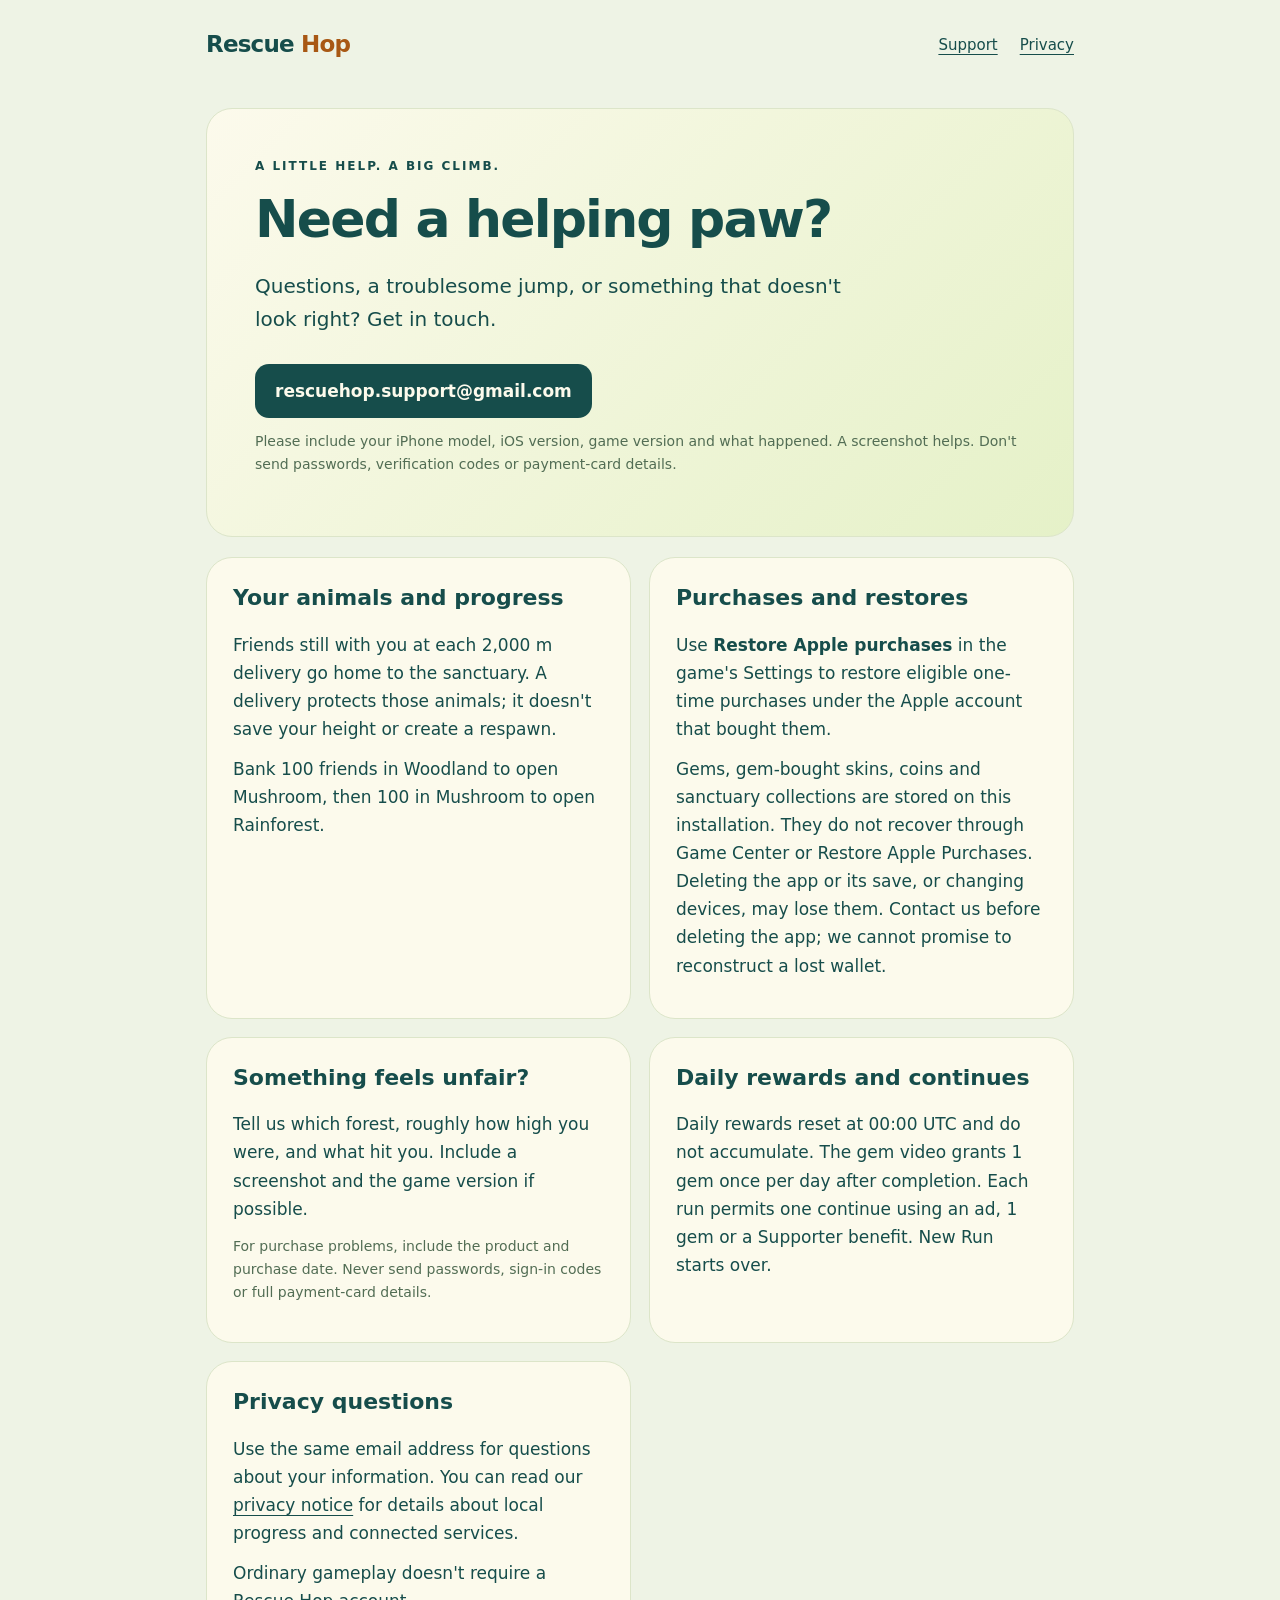
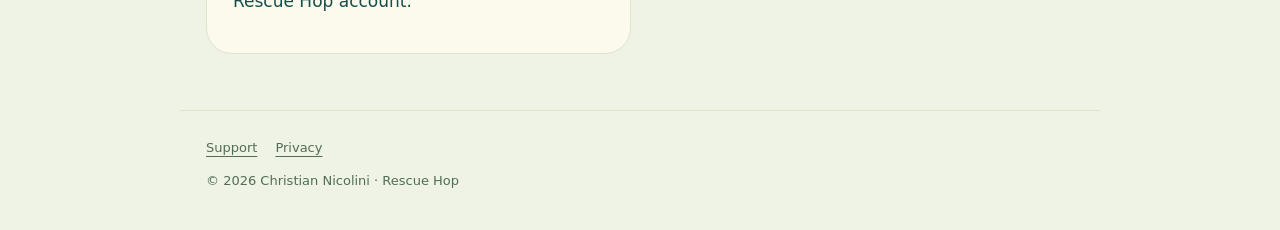
<file: index.html>
<!doctype html><html lang="en"><head><meta charset="utf-8"><meta name="viewport" content="width=device-width,initial-scale=1"><meta name="description" content="Help with Rescue Hop, purchases, collections and gameplay."><title>Rescue Hop — Support</title><link rel="stylesheet" href="styles.css"></head><body><header><a class="brand" href="index.html">Rescue <span>Hop</span></a><nav aria-label="Main navigation"><a href="index.html" aria-current="page">Support</a><a href="privacy.html">Privacy</a></nav></header><main><section class="hero"><div class="eyebrow">A little help. A big climb.</div><h1>Need a helping paw?</h1><p class="lede">Questions, a troublesome jump, or something that doesn't look right? Get in touch.</p><a class="contact" href="mailto:rescuehop.support@gmail.com?subject=Rescue%20Hop%20support">rescuehop.support@gmail.com</a><p class="note">Please include your iPhone model, iOS version, game version and what happened. A screenshot helps. Don't send passwords, verification codes or payment-card details.</p></section><div class="grid"><section class="card"><h2>Your animals and progress</h2><p>Friends still with you at each 2,000 m delivery go home to the sanctuary. A delivery protects those animals; it doesn't save your height or create a respawn.</p><p>Bank 100 friends in Woodland to open Mushroom, then 100 in Mushroom to open Rainforest.</p></section><section class="card"><h2>Purchases and restores</h2><p>Use <strong>Restore Apple purchases</strong> in the game's Settings to restore eligible one-time purchases under the Apple account that bought them.</p><p>Gems, gem-bought skins, coins and sanctuary collections are stored on this installation. They do not recover through Game Center or Restore Apple Purchases. Deleting the app or its save, or changing devices, may lose them. Contact us before deleting the app; we cannot promise to reconstruct a lost wallet.</p></section><section class="card"><h2>Something feels unfair?</h2><p>Tell us which forest, roughly how high you were, and what hit you. Include a screenshot and the game version if possible.</p><p class="note">For purchase problems, include the product and purchase date. Never send passwords, sign-in codes or full payment-card details.</p></section><section class="card"><h2>Daily rewards and continues</h2><p>Daily rewards reset at 00:00 UTC and do not accumulate. The gem video grants 1 gem once per day after completion. Each run permits one continue using an ad, 1 gem or a Supporter benefit. New Run starts over.</p></section><section class="card"><h2>Privacy questions</h2><p>Use the same email address for questions about your information. You can read our <a href="privacy.html">privacy notice</a> for details about local progress and connected services.</p><p>Ordinary gameplay doesn't require a Rescue Hop account.</p></section></div></main><footer><a href="index.html">Support</a><a href="privacy.html">Privacy</a><p>© 2026 Christian Nicolini · Rescue Hop</p></footer></body></html>
</file>
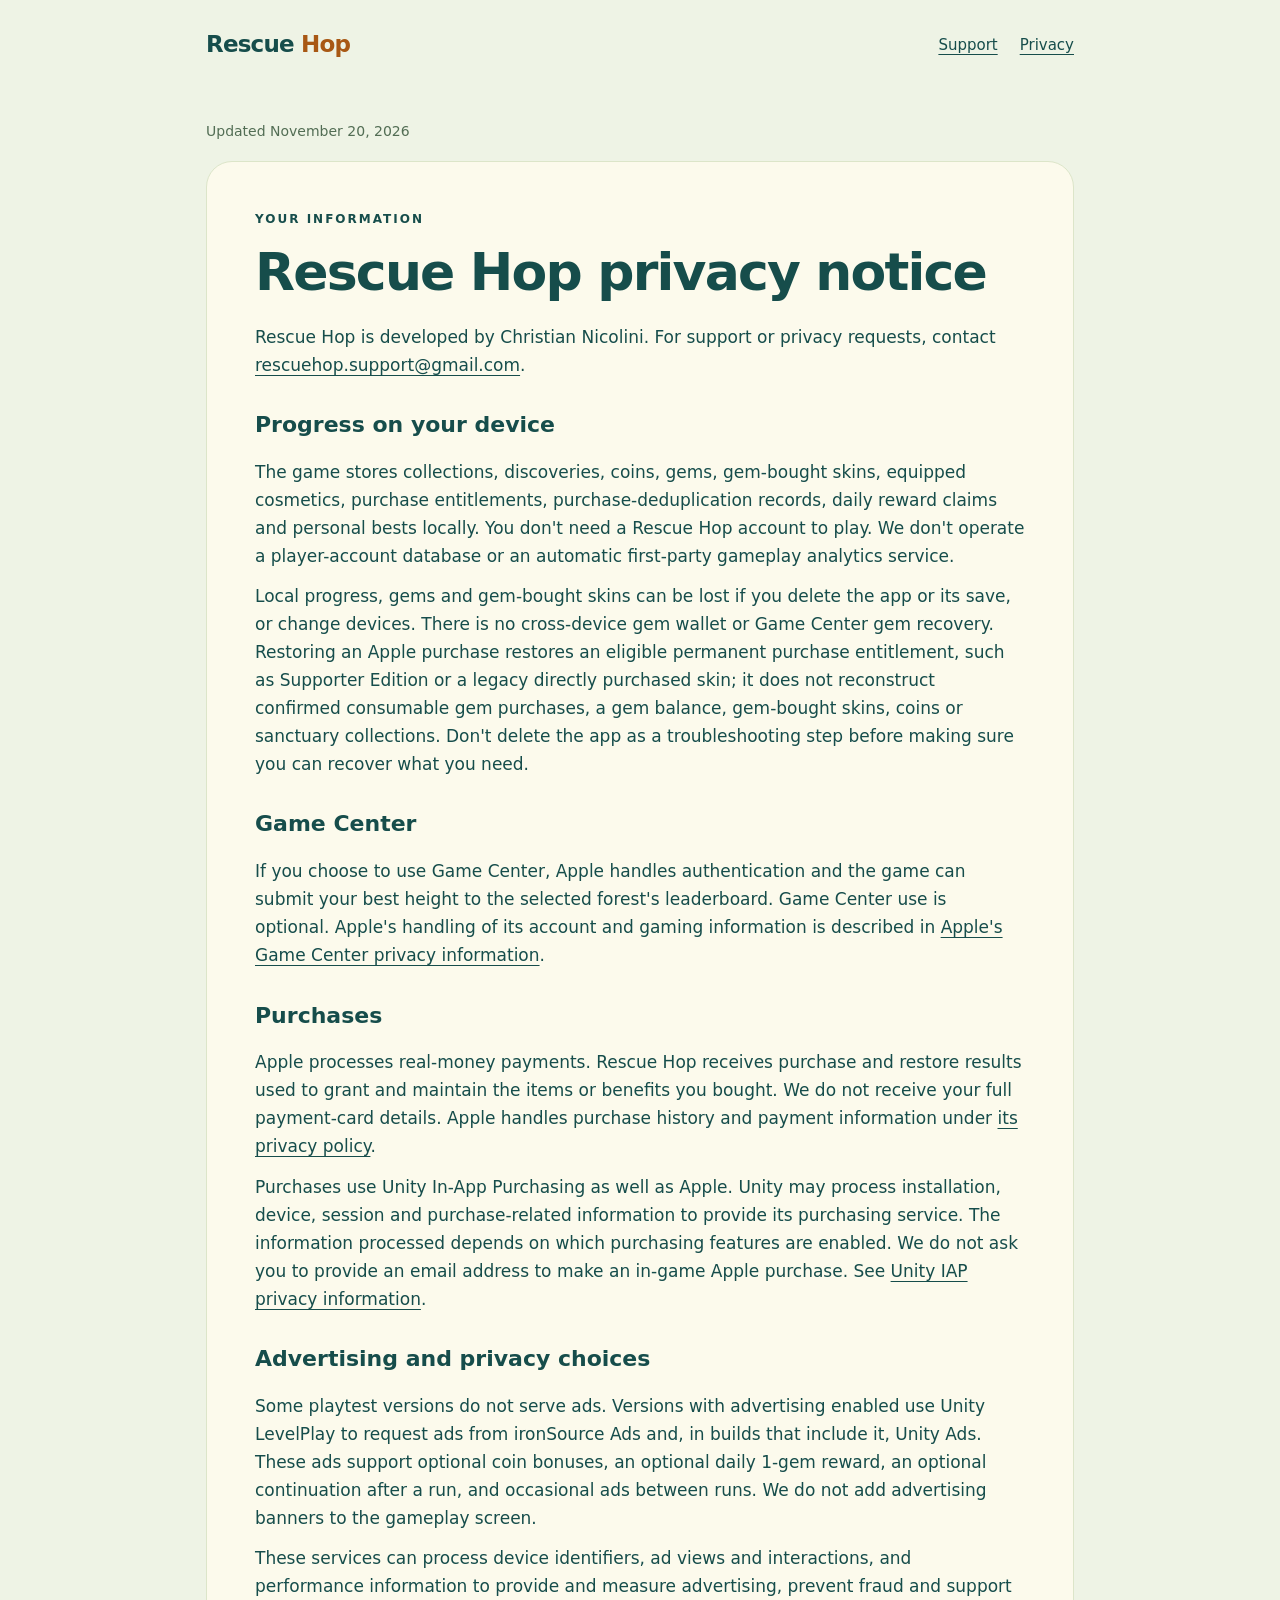
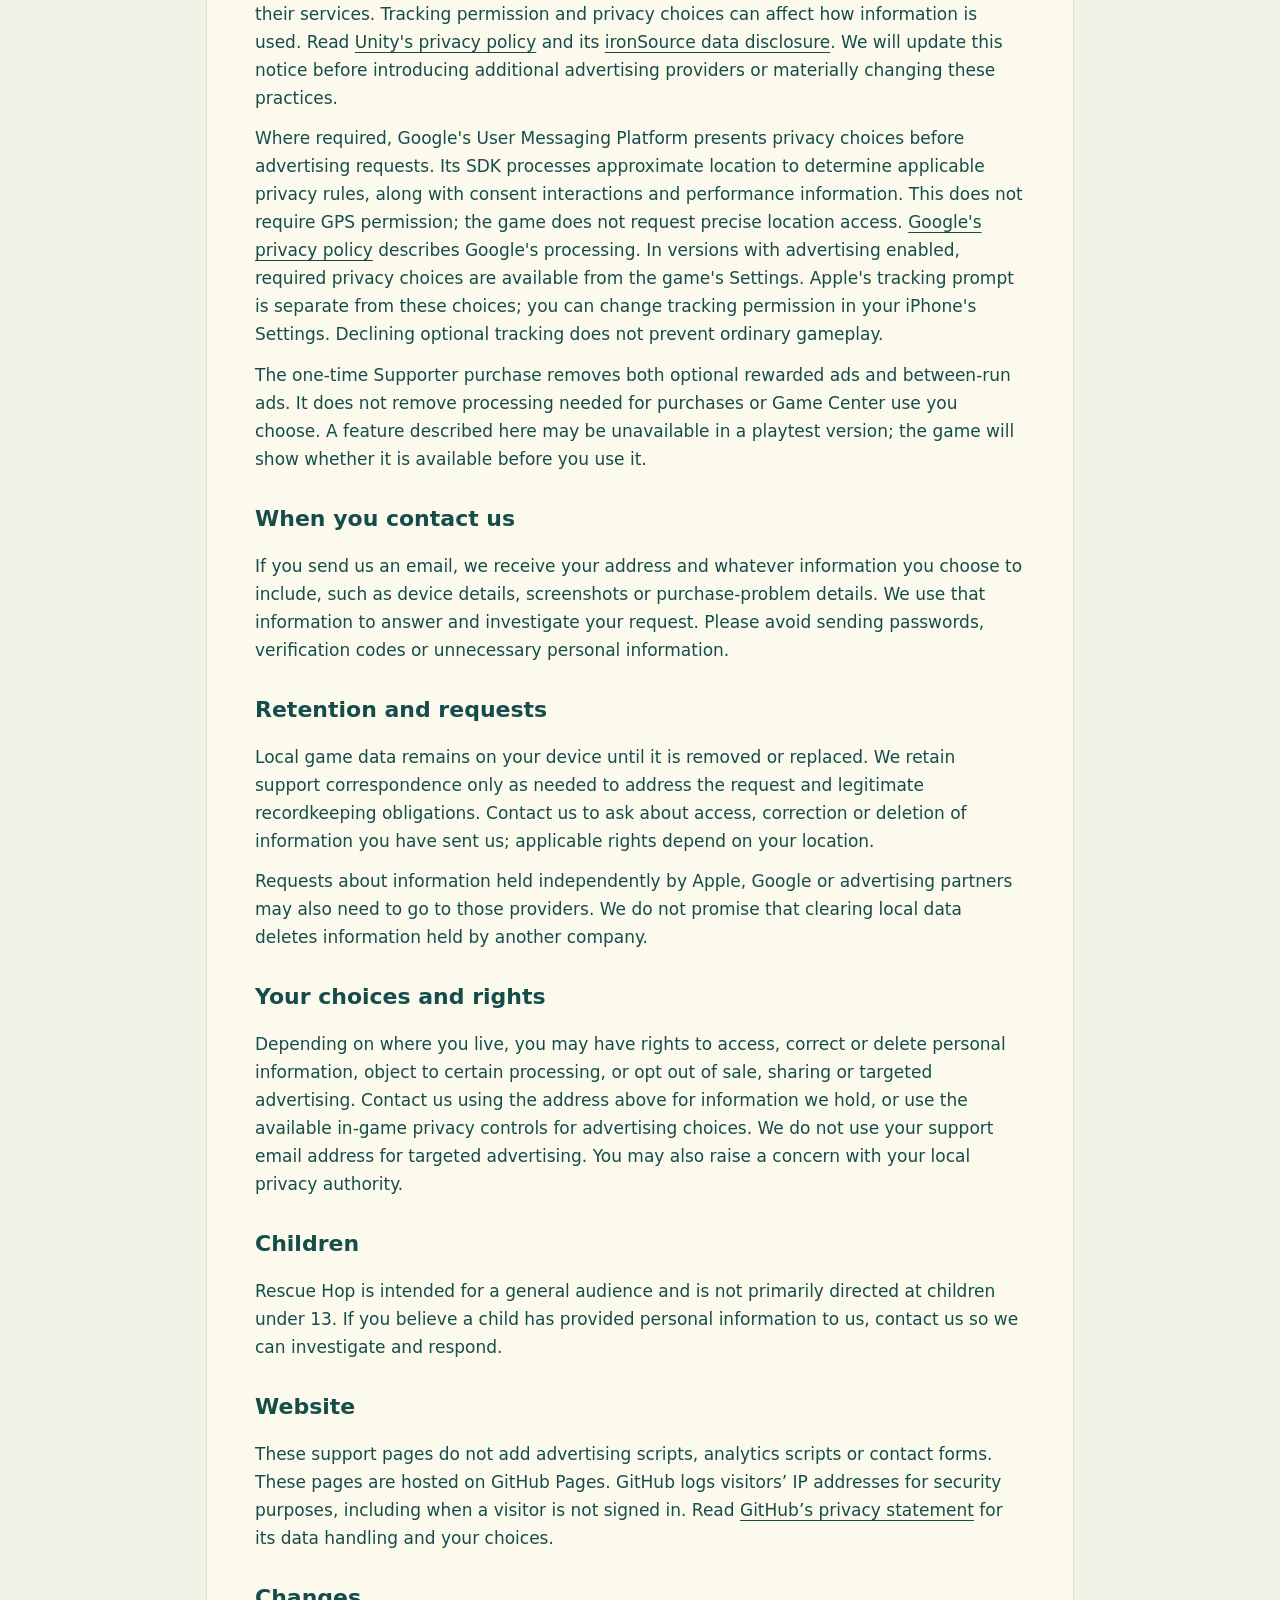
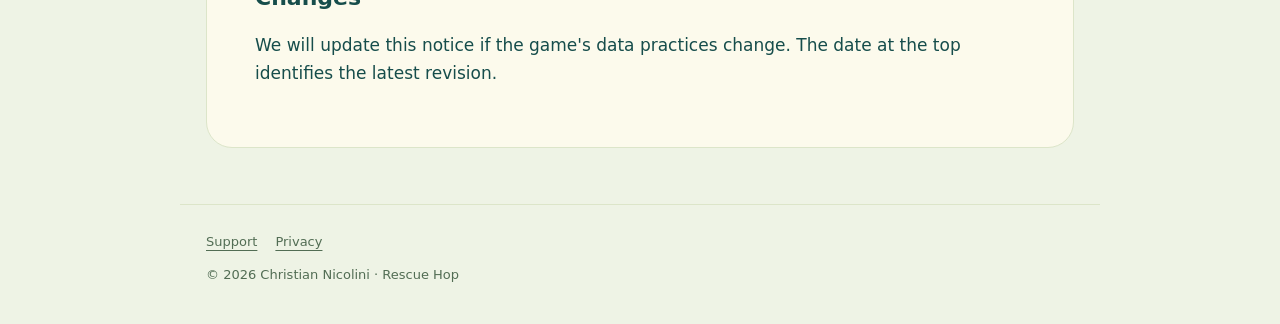
<file: privacy.html>
<!doctype html><html lang="en"><head><meta charset="utf-8"><meta name="viewport" content="width=device-width,initial-scale=1"><title>Rescue Hop — Privacy</title><link rel="stylesheet" href="styles.css"></head><body><header><a class="brand" href="index.html">Rescue <span>Hop</span></a><nav aria-label="Main navigation"><a href="index.html">Support</a><a href="privacy.html" aria-current="page">Privacy</a></nav></header><main><p class="note">Updated November 20, 2026</p><article><div class="eyebrow">Your information</div><h1>Rescue Hop privacy notice</h1><p>Rescue Hop is developed by Christian Nicolini. For support or privacy requests, contact <a href="mailto:rescuehop.support@gmail.com">rescuehop.support@gmail.com</a>.</p><h2>Progress on your device</h2><p>The game stores collections, discoveries, coins, gems, gem-bought skins, equipped cosmetics, purchase entitlements, purchase-deduplication records, daily reward claims and personal bests locally. You don't need a Rescue Hop account to play. We don't operate a player-account database or an automatic first-party gameplay analytics service.</p><p>Local progress, gems and gem-bought skins can be lost if you delete the app or its save, or change devices. There is no cross-device gem wallet or Game Center gem recovery. Restoring an Apple purchase restores an eligible permanent purchase entitlement, such as Supporter Edition or a legacy directly purchased skin; it does not reconstruct confirmed consumable gem purchases, a gem balance, gem-bought skins, coins or sanctuary collections. Don't delete the app as a troubleshooting step before making sure you can recover what you need.</p><h2>Game Center</h2><p>If you choose to use Game Center, Apple handles authentication and the game can submit your best height to the selected forest's leaderboard. Game Center use is optional. Apple's handling of its account and gaming information is described in <a href="https://www.apple.com/legal/privacy/data/en/game-center/">Apple's Game Center privacy information</a>.</p><h2>Purchases</h2><p>Apple processes real-money payments. Rescue Hop receives purchase and restore results used to grant and maintain the items or benefits you bought. We do not receive your full payment-card details. Apple handles purchase history and payment information under <a href="https://www.apple.com/legal/privacy/">its privacy policy</a>.</p><p>Purchases use Unity In-App Purchasing as well as Apple. Unity may process installation, device, session and purchase-related information to provide its purchasing service. The information processed depends on which purchasing features are enabled. We do not ask you to provide an email address to make an in-game Apple purchase. See <a href="https://docs.unity.com/en-us/iap/privacy-and-consent/overview">Unity IAP privacy information</a>.</p><h2>Advertising and privacy choices</h2><p>Some playtest versions do not serve ads. Versions with advertising enabled use Unity LevelPlay to request ads from ironSource Ads and, in builds that include it, Unity Ads. These ads support optional coin bonuses, an optional daily 1-gem reward, an optional continuation after a run, and occasional ads between runs. We do not add advertising banners to the gameplay screen.</p><p>These services can process device identifiers, ad views and interactions, and performance information to provide and measure advertising, prevent fraud and support their services. Tracking permission and privacy choices can affect how information is used. Read <a href="https://unity.com/legal/privacy-policy">Unity's privacy policy</a> and its <a href="https://docs.unity.com/en-us/grow/levelplay/platform/legal-resources/apple-privacy-questionnaire">ironSource data disclosure</a>. We will update this notice before introducing additional advertising providers or materially changing these practices.</p><p>Where required, Google's User Messaging Platform presents privacy choices before advertising requests. Its SDK processes approximate location to determine applicable privacy rules, along with consent interactions and performance information. This does not require GPS permission; the game does not request precise location access. <a href="https://policies.google.com/privacy">Google's privacy policy</a> describes Google's processing. In versions with advertising enabled, required privacy choices are available from the game's Settings. Apple's tracking prompt is separate from these choices; you can change tracking permission in your iPhone's Settings. Declining optional tracking does not prevent ordinary gameplay.</p><p>The one-time Supporter purchase removes both optional rewarded ads and between-run ads. It does not remove processing needed for purchases or Game Center use you choose. A feature described here may be unavailable in a playtest version; the game will show whether it is available before you use it.</p><h2>When you contact us</h2><p>If you send us an email, we receive your address and whatever information you choose to include, such as device details, screenshots or purchase-problem details. We use that information to answer and investigate your request. Please avoid sending passwords, verification codes or unnecessary personal information.</p><h2>Retention and requests</h2><p>Local game data remains on your device until it is removed or replaced. We retain support correspondence only as needed to address the request and legitimate recordkeeping obligations. Contact us to ask about access, correction or deletion of information you have sent us; applicable rights depend on your location.</p><p>Requests about information held independently by Apple, Google or advertising partners may also need to go to those providers. We do not promise that clearing local data deletes information held by another company.</p><h2>Your choices and rights</h2><p>Depending on where you live, you may have rights to access, correct or delete personal information, object to certain processing, or opt out of sale, sharing or targeted advertising. Contact us using the address above for information we hold, or use the available in-game privacy controls for advertising choices. We do not use your support email address for targeted advertising. You may also raise a concern with your local privacy authority.</p><h2>Children</h2><p>Rescue Hop is intended for a general audience and is not primarily directed at children under 13. If you believe a child has provided personal information to us, contact us so we can investigate and respond.</p><h2>Website</h2><p>These support pages do not add advertising scripts, analytics scripts or contact forms. These pages are hosted on GitHub Pages. GitHub logs visitors’ IP addresses for security purposes, including when a visitor is not signed in. Read <a href="https://docs.github.com/en/site-policy/privacy-policies/github-general-privacy-statement">GitHub’s privacy statement</a> for its data handling and your choices.</p><h2>Changes</h2><p>We will update this notice if the game's data practices change. The date at the top identifies the latest revision.</p></article></main><footer><a href="index.html">Support</a><a href="privacy.html">Privacy</a><p>© 2026 Christian Nicolini · Rescue Hop</p></footer></body></html>
</file>
<file: styles.css>
:root{color-scheme:light;--ink:#164d4b;--paper:#fcfaec;--lime:#d5ec77;--line:#dce5c9}*{box-sizing:border-box}body{margin:0;background:#eef3e5;color:var(--ink);font:17px/1.65 system-ui,-apple-system,BlinkMacSystemFont,"Segoe UI",sans-serif}a{color:inherit;text-underline-offset:4px}a:focus-visible{outline:3px solid #699c21;outline-offset:5px}header,main,footer{max-width:920px;margin:auto;padding:26px}header{display:flex;align-items:center;justify-content:space-between;gap:20px}.brand{font-weight:850;font-size:23px;text-decoration:none;letter-spacing:-.8px}.brand span{color:#a85814}nav{display:flex;gap:22px;font-size:15px}main{padding-top:18px}.hero,article,.card{background:var(--paper);border:1px solid var(--line);border-radius:26px;padding:clamp(24px,5vw,48px)}.hero{background:linear-gradient(135deg,#fcfaec,#e5f1c8)}.eyebrow{font-size:12px;letter-spacing:2px;font-weight:750;text-transform:uppercase}h1{font-size:clamp(32px,6vw,52px);line-height:1.1;letter-spacing:-1.8px;margin:14px 0 22px}h2{font-size:22px;line-height:1.3;margin-top:32px}p{margin:12px 0}.lede{font-size:20px;max-width:630px}.contact{display:inline-block;border-radius:14px;background:var(--ink);color:var(--paper);font-weight:700;padding:13px 20px;margin-top:16px;text-decoration:none;overflow-wrap:anywhere}.grid{display:grid;grid-template-columns:1fr 1fr;gap:18px;margin-top:20px}.card{padding:26px}.card h2{margin-top:0}.note{font-size:14px;color:#526d54}.draft{border:1px dashed #af8843;background:#fff4d8;padding:12px 18px;border-radius:12px;margin-bottom:20px;font-size:14px}article{margin-top:18px}article ul{padding-left:23px}.back{display:inline-block;margin:12px 0}footer{font-size:13px;color:#526d54;border-top:1px solid var(--line);margin-top:30px}footer a{margin-right:18px}@media(max-width:560px){header,main,footer{padding:20px}header{align-items:flex-start;flex-direction:column;gap:12px}.grid{grid-template-columns:1fr}nav{gap:20px}.contact{font-size:15px;width:100%;text-align:center}h1{letter-spacing:-1px}}
</file>
